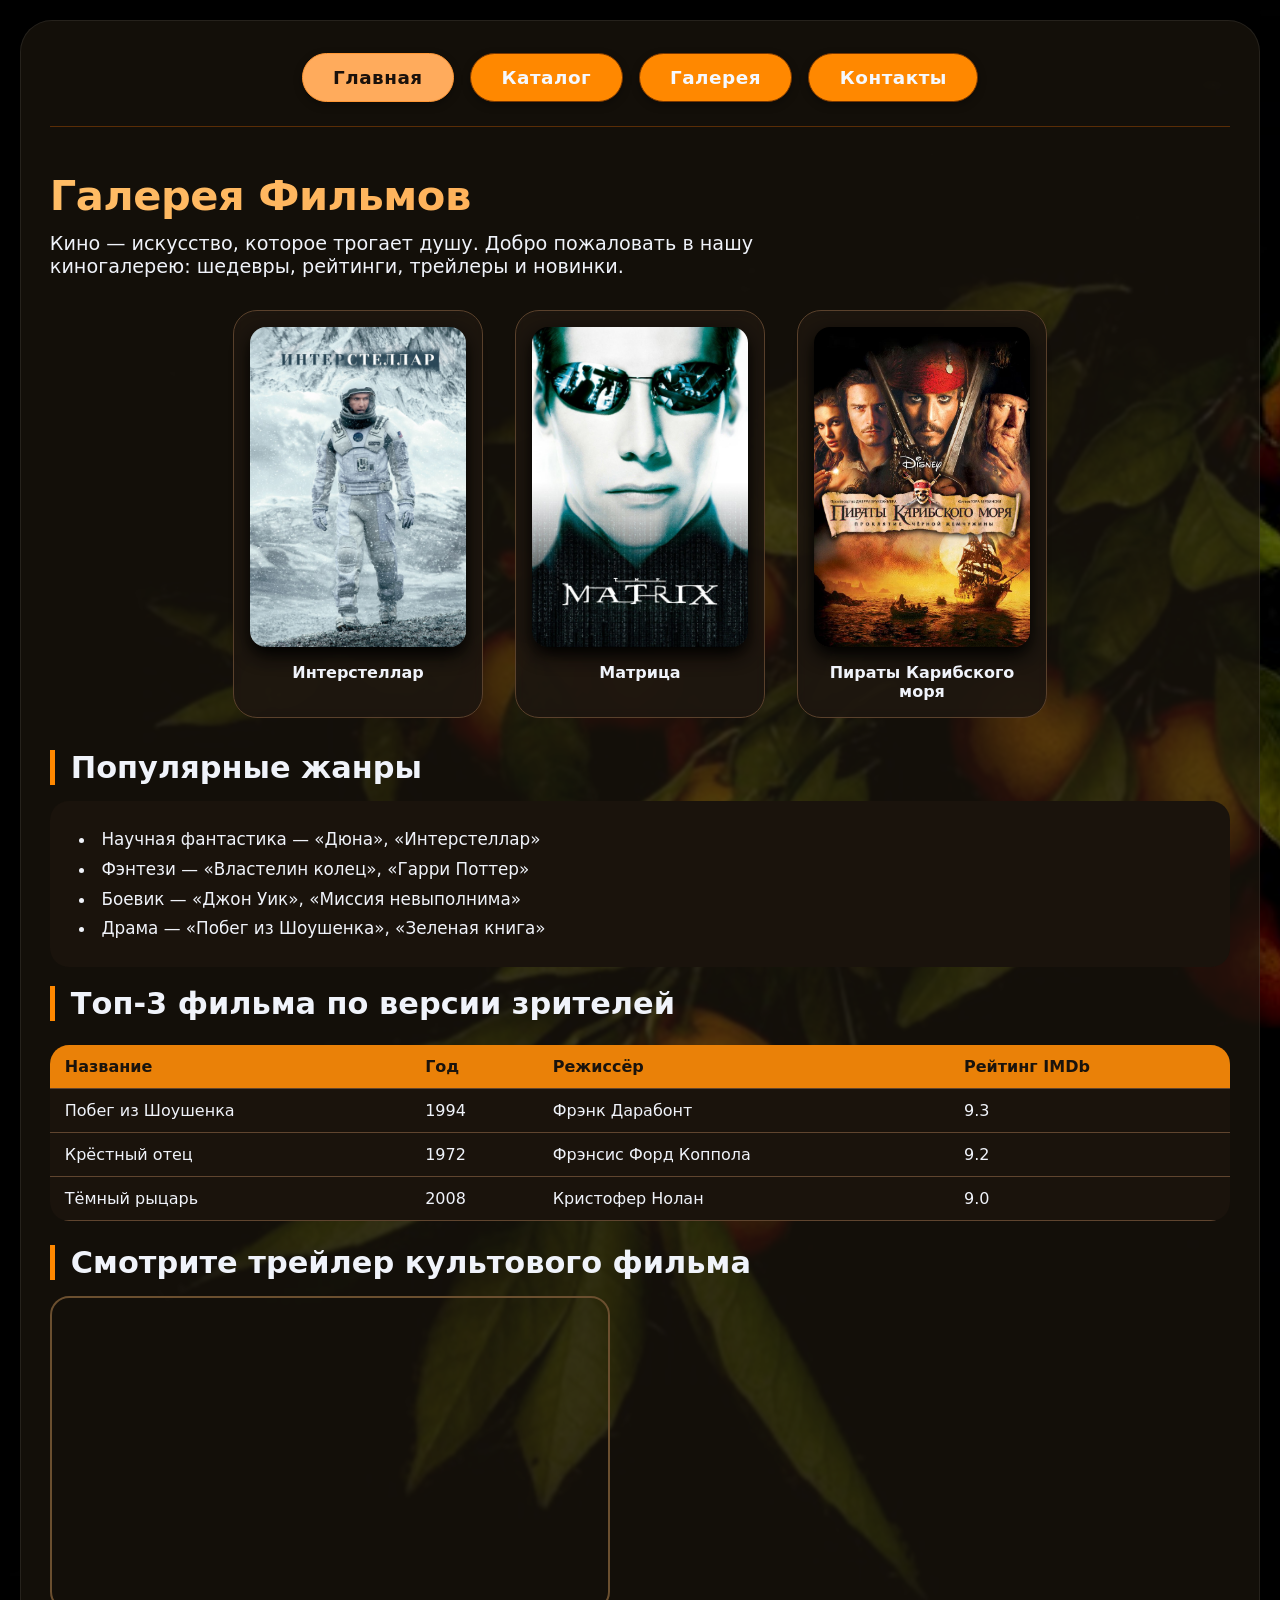
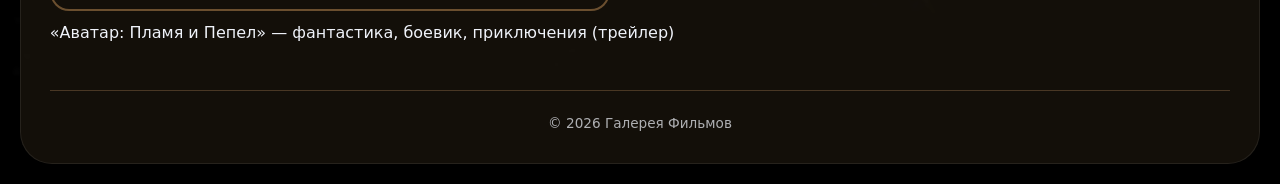
<file: index.html>
<!DOCTYPE html>

<html lang="ru">

<head>
    <meta charset="UTF-8">
    <meta name="viewport" content="width=device-width, initial-scale=1.0, user-scalable=yes">
    <title>Галерея Фильмов | Главная</title>
    <link rel="stylesheet" href="style.css">
</head>

<body>



<div class="container">
    <div class="nav-menu">
        <a href="index.html" class="nav-btn active">Главная</a>
        <a href="catalog.html" class="nav-btn">Каталог</a>
        <a href="gallery.html" class="nav-btn">Галерея</a>
        <a href="contacts.html" class="nav-btn">Контакты</a>
</div>





    <h1>Галерея Фильмов</h1>
    <p style="font-size: 1.2rem; max-width: 800px;">Кино — искусство, которое трогает душу. Добро пожаловать в нашу киногалерею: шедевры, рейтинги, трейлеры и новинки.</p>


    <div class="movie-grid">
        <div class="movie-card">
            <img src="images/Interstellar.jpg" alt="Кадр из фильма Интерстеллар">
            <p>Интерстеллар</p>
        </div>

        <div class="movie-card">
            <img src="images/matrix.jpg" alt="Матрица">
            <p>Матрица</p>
        </div>

        <div class="movie-card">
            <img src="images/pirati.jpg" alt="Пираты Карибского моря">
            <p>Пираты Карибского моря</p>
        </div>

    </div>




    <h2>Популярные жанры</h2>

    <ul class="styled-list">
        <li>Научная фантастика — «Дюна», «Интерстеллар»</li>
        <li>Фэнтези — «Властелин колец», «Гарри Поттер»</li>
        <li>Боевик — «Джон Уик», «Миссия невыполнима»</li>
        <li>Драма — «Побег из Шоушенка», «Зеленая книга»</li>
    </ul>





    <h2>Топ-3 фильма по версии зрителей</h2>

    <table>
        <thead>

            <tr><th>Название</th><th>Год</th><th>Режиссёр</th><th>Рейтинг IMDb</th></tr>

        </thead>

        <tbody>
            <tr><td>Побег из Шоушенка</td><td>1994</td><td>Фрэнк Дарабонт</td><td>9.3</td></tr>
            <tr><td>Крёстный отец</td><td>1972</td><td>Фрэнсис Форд Коппола</td><td>9.2</td></tr>
            <tr><td>Тёмный рыцарь</td><td>2008</td><td>Кристофер Нолан</td><td>9.0</td></tr>
        </tbody>

    </table>


    <h2>Смотрите трейлер культового фильма</h2>
    <iframe src="https://www.youtube.com/watch?v=nb_fFj_0rq8" title="YouTube видео трейлер" allowfullscreen></iframe>
    <p style="margin-top: 8px;">«Аватар: Пламя и Пепел» — фантастика, боевик, приключения (трейлер)</p>



    <footer>© 2026 Галерея Фильмов</footer>

</div>

</body>
</html>
</file>
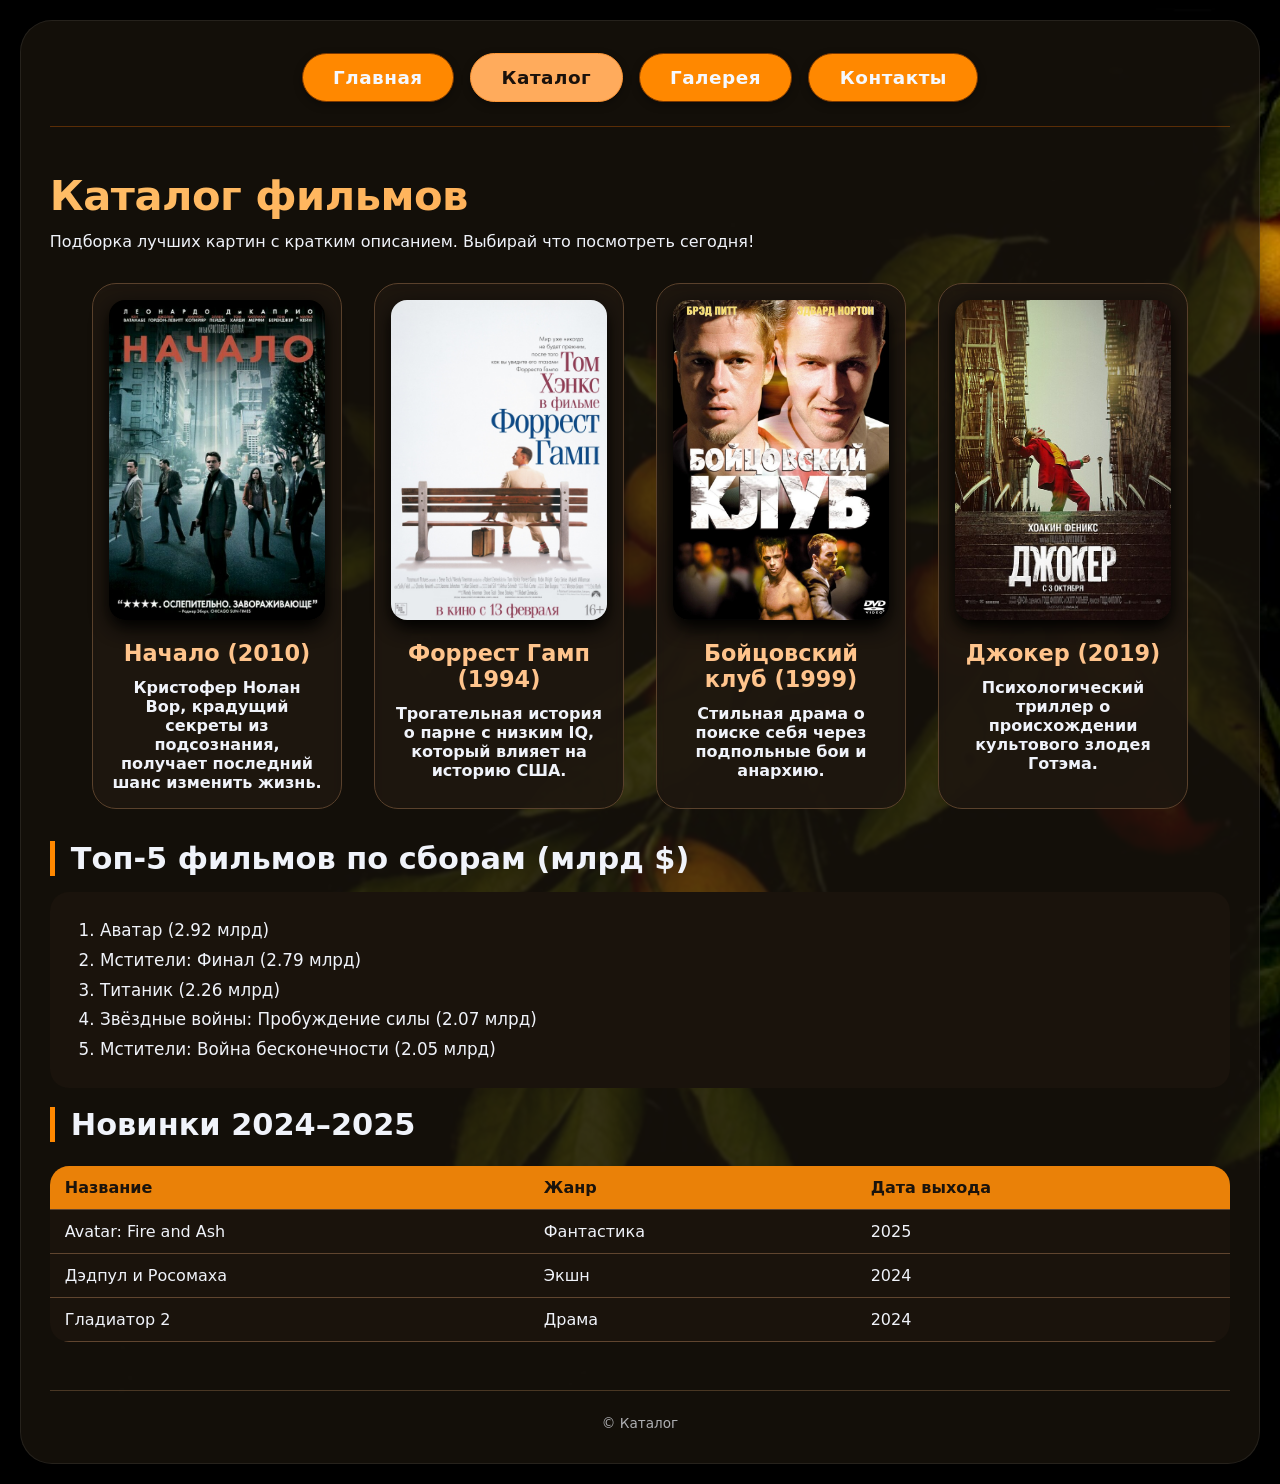
<file: catalog.html>
<!DOCTYPE html>

<html lang="ru">

<head>

    <meta charset="UTF-8">
    <meta name="viewport" content="width=device-width, initial-scale=1.0">
    <title>Галерея Фильмов | Каталог</title>
    <link rel="stylesheet" href="style.css">
</head>

<body>



<div class="container">

    <div class="nav-menu">
        <a href="index.html" class="nav-btn">Главная</a>
        <a href="catalog.html" class="nav-btn active">Каталог</a>
        <a href="gallery.html" class="nav-btn">Галерея</a>
        <a href="contacts.html" class="nav-btn">Контакты</a>
    </div>



    <h1>Каталог фильмов</h1>

    <p>Подборка лучших картин с кратким описанием. Выбирай что посмотреть сегодня!</p>





    <div class="movie-grid">

        <div class="movie-card">

            <img src="images/nachalo.jpg" alt="Начало">
            <h3>Начало (2010)</h3>
            <p>Кристофер Нолан<br>Вор, крадущий секреты из подсознания, получает последний шанс изменить жизнь.</p>

        </div>

        <div class="movie-card">

            <img src="images/gamp.jpg" alt="Форрест Гамп">
            <h3>Форрест Гамп (1994)</h3>
            <p>Трогательная история о парне с низким IQ, который влияет на историю США.</p>

        </div>

        <div class="movie-card">

            <img src="images/club.jpg" alt="Бойцовский клуб">
            <h3>Бойцовский клуб (1999)</h3>
            <p>Стильная драма о поиске себя через подпольные бои и анархию.</p>

        </div>

        <div class="movie-card">

            <img src="images/joker.jpg" alt="Джокер">
            <h3>Джокер (2019)</h3>
            <p>Психологический триллер о происхождении культового злодея Готэма.</p>

        </div>

    </div>





    <h2>Топ-5 фильмов по сборам (млрд $)</h2>

    <ol class="styled-list" style="list-style-type: decimal;">

        <li>Аватар (2.92 млрд)</li>
        <li>Мстители: Финал (2.79 млрд)</li>
        <li>Титаник (2.26 млрд)</li>
        <li>Звёздные войны: Пробуждение силы (2.07 млрд)</li>
        <li>Мстители: Война бесконечности (2.05 млрд)</li>

    </ol>



   

    <h2>Новинки 2024–2025</h2>

    <table>

        <thead><tr><th>Название</th><th>Жанр</th><th>Дата выхода</th></tr></thead>

        <tbody>
            <tr><td>Avatar: Fire and Ash</td><td>Фантастика</td><td>2025</td></tr>
            <tr><td>Дэдпул и Росомаха</td><td>Экшн</td><td>2024</td></tr>
            <tr><td>Гладиатор 2</td><td>Драма</td><td>2024</td></tr>
        </tbody>

    </table>



    <footer>© Каталог</footer>

</div>



</body>

</html>
</file>
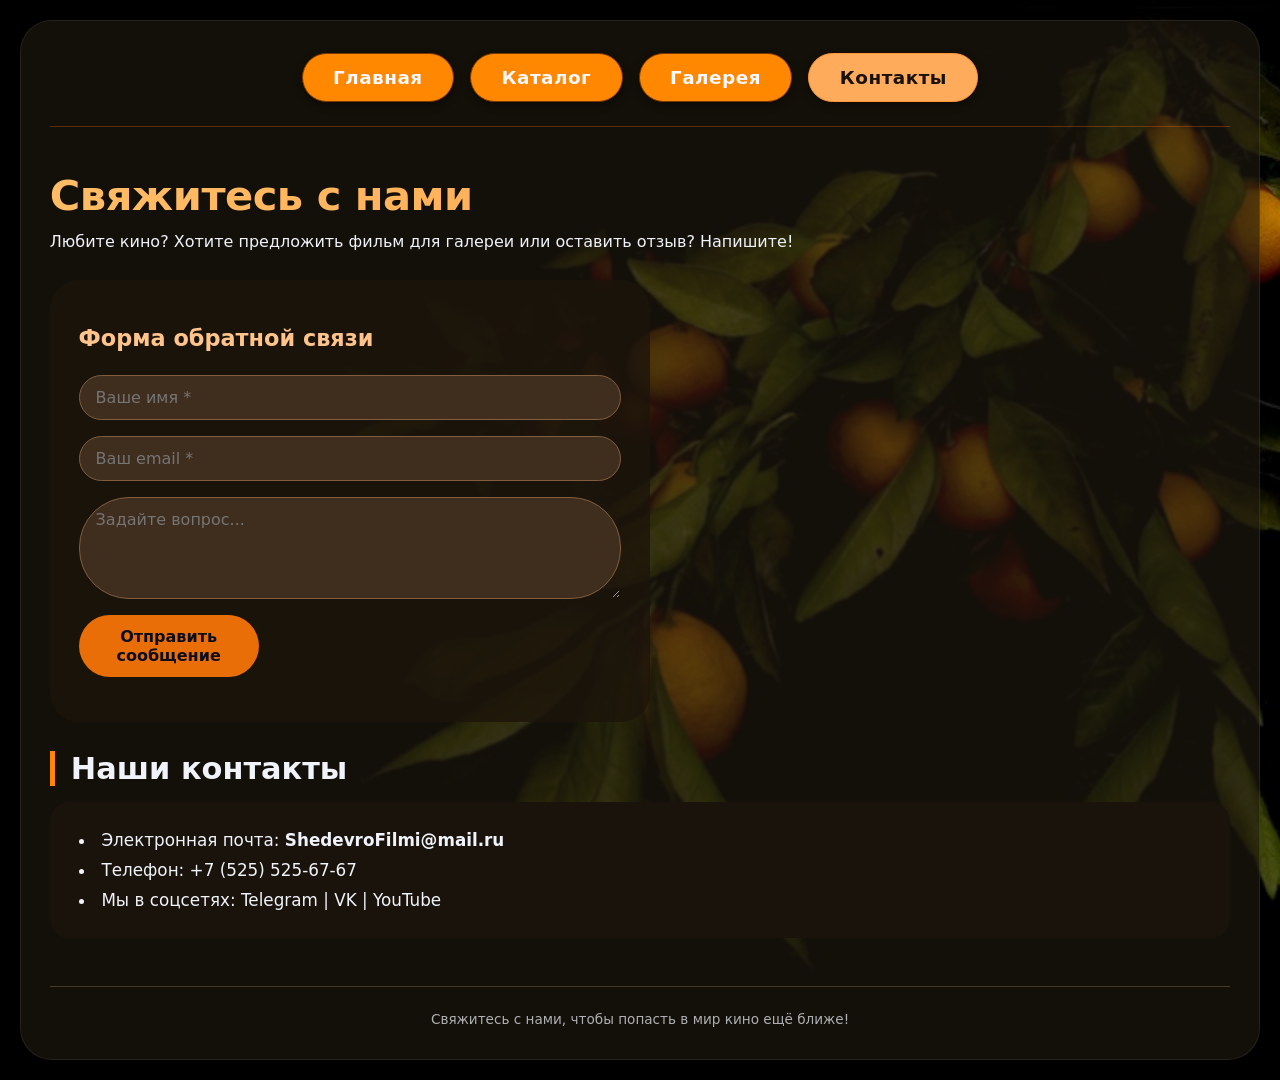
<file: contacts.html>
<!DOCTYPE html>

<html lang="ru">

<head>
    <meta charset="UTF-8">
    <meta name="viewport" content="width=device-width, initial-scale=1.0">
    <title>Галерея Фильмов | Контакты</title>
    <link rel="stylesheet" href="style.css">
</head>

<body>



<div class="container">
    <div class="nav-menu">
        <a href="index.html" class="nav-btn">Главная</a>
        <a href="catalog.html" class="nav-btn">Каталог</a>
        <a href="gallery.html" class="nav-btn">Галерея</a>
        <a href="contacts.html" class="nav-btn active">Контакты</a>
    </div>



    <h1>Свяжитесь с нами</h1>
    <p>Любите кино? Хотите предложить фильм для галереи или оставить отзыв? Напишите!</p>




    <div class="contact-form">
        <h3>Форма обратной связи</h3>
        <input type="text" id="name" placeholder="Ваше имя *" required>
        <input type="email" id="email" placeholder="Ваш email *" required>
        <textarea rows="4" placeholder="Задайте вопрос..."></textarea>
        <button id="submitBtn">Отправить сообщение</button>
        <p id="formMessage" style="font-size: 0.9rem; color: #ffdf8c;"></p>
    </div>




    <h2>Наши контакты</h2>
    <ul class="styled-list">
        <li>Электронная почта: <strong>ShedevroFilmi@mail.ru</strong></li>
        <li>Телефон: +7 (525) 525-67-67</li>
        <li>Мы в соцсетях: Telegram | VK | YouTube</li>
    </ul>
    
    <footer>Свяжитесь с нами, чтобы попасть в мир кино ещё ближе!</footer>

</div>


</body>
</html>
</file>
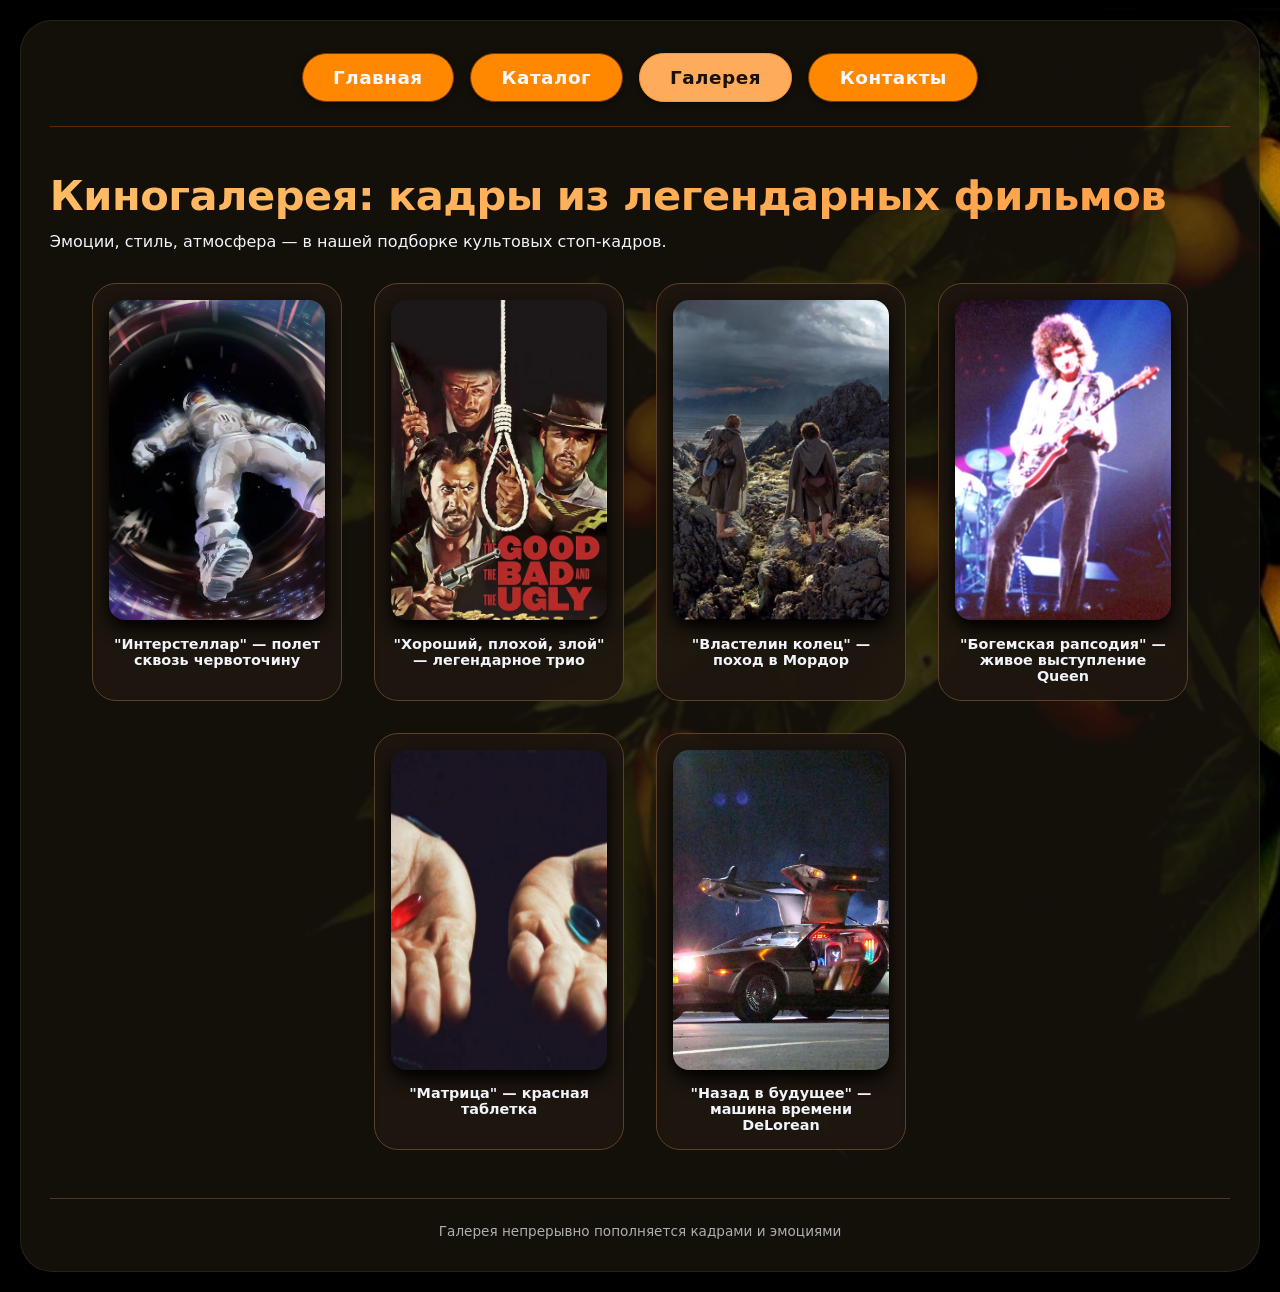
<file: gallery.html>
<!DOCTYPE html>

<html lang="ru">

<head>
    <meta charset="UTF-8">
    <meta name="viewport" content="width=device-width, initial-scale=1.0">
    <title>Галерея Фильмов | Фотогалерея</title>
    <link rel="stylesheet" href="style.css">

</head>

<body>



<div class="container">
    <div class="nav-menu">
        <a href="index.html" class="nav-btn">Главная</a>
        <a href="catalog.html" class="nav-btn">Каталог</a>
        <a href="gallery.html" class="nav-btn active">Галерея</a>
        <a href="contacts.html" class="nav-btn">Контакты</a>
    </div>



    <h1>Киногалерея: кадры из легендарных фильмов</h1>
    <p>Эмоции, стиль, атмосфера — в нашей подборке культовых стоп-кадров.</p>





    <div class="movie-grid">
        <div class="movie-card gallery-card">
            <img src="images/interstellarcadr.jpg" alt="Кадр 1">
            <p>"Интерстеллар" — полет сквозь червоточину</p>
        </div>

        <div class="movie-card gallery-card">
            <img src="images/goodbadugly.jpg" alt="Кадр 2">
            <p>"Хороший, плохой, злой" — легендарное трио</p>
        </div>

        <div class="movie-card gallery-card">
            <img src="images/vlastelin.jpg" alt="Кадр 3">
            <p>"Властелин колец" — поход в Мордор</p>
        </div>

        <div class="movie-card gallery-card">
            <img src="images/queen.jpg" alt="Кадр 4">
            <p>"Богемская рапсодия" — живое выступление Queen</p>
        </div>

        <div class="movie-card gallery-card">
            <img src="images/tabletka.jpg" alt="Кадр 5">
            <p>"Матрица" — красная таблетка</p>
        </div>

        <div class="movie-card gallery-card">
            <img src="images/mashina.jpg" alt="Кадр 6">
            <p>"Назад в будущее" — машина времени DeLorean</p>
        </div>

    </div>


    <footer>Галерея непрерывно пополняется кадрами и эмоциями</footer>

</div>



</body>
</html>
</file>
<file: style.css>
* {

    margin: 0;
    padding: 0;
    box-sizing: border-box;
    font-family: system-ui, 'Segoe UI', 'Roboto', 'Helvetica Neue', sans-serif;

}



body {
    background: linear-gradient(145deg, #1a120b 0%, #2b2014 100%);
    color: #f0f3fa;
    min-height: 100vh;
    padding: 20px;
    background-image: url(images/Background.jpg);
    background-position: center;
    background-repeat: no-repeat;
    background-size: cover;
}




.container {
    max-width: 1300px;
    margin: 0 auto;
    background: rgba(30, 24, 15, 0.65);
    backdrop-filter: blur(1px);
    border-radius: 2rem;
    padding: 2rem 1.8rem;
    box-shadow: 0 20px 35px -12px rgba(0,0,0,0.5);
    border: 1px solid rgba(255,255,255,0.08);
}





.nav-menu {
    display: flex;
    flex-wrap: wrap;
    justify-content: center;
    gap: 1rem;
    margin-bottom: 2.8rem;
    border-bottom: 1px solid rgba(255, 115, 0, 0.3);
    padding-bottom: 1.5rem;
}



.nav-btn {
    background: #ff8800;
    border: none;
    padding: 0.8rem 1.9rem;
    font-size: 1.15rem;
    font-weight: 600;
    border-radius: 60px;
    color: #f5f9ff;
    cursor: pointer;
    transition: all 0.25s ease;
    text-decoration: none;
    display: inline-block;
    box-shadow: 0 3px 8px rgba(0,0,0,0.3);
    letter-spacing: 0.5px;
    border: 1px solid #7a3700;
}



.nav-btn:hover {
    background: #ff7b00;
    color: #0b0e1a;
    transform: translateY(-3px);
    box-shadow: 0 12px 22px -8px rgba(234,179,8,0.4);
    border-color: #833f00;
}




.nav-btn.active {
    background: #ffab5c;
    color: #1a110b;
    border-color: #ff9736;
    pointer-events: none;
}



h1 {
    font-size: 2.6rem;
    background: linear-gradient(135deg, #ffbd66, #ffa047);
    -webkit-background-clip: text;
    background-clip: text;
    color: transparent;
    margin-bottom: 0.75rem;
    letter-spacing: -0.5px;
}



h2 {
    font-size: 1.9rem;
    border-left: 5px solid #ff8800;
    padding-left: 1rem;
    margin: 1.2rem 0 1rem 0;
}



h3 {
    font-size: 1.4rem;
    margin: 1rem 0 0.5rem;
    color: #ffc48c;
}




.movie-grid {
    display: flex;
    flex-wrap: wrap;
    gap: 2rem;
    justify-content: center;
    margin: 2rem 0;
}



.movie-card {
    background: #1f1710cc;
    backdrop-filter: blur(4px);
    border-radius: 1.5rem;
    width: 250px;
    padding: 1rem;
    text-align: center;
    transition: 0.2s;
    border: 1px solid #5a412c;
}



.movie-card img {
    width: 100%;
    height: 320px;
    object-fit: cover;
    border-radius: 1rem;
    box-shadow: 0 8px 18px black;
}



.movie-card p {
    margin-top: 0.7rem;
    font-weight: bold;
}



table {
    width: 100%;
    border-collapse: collapse;
    background: #1a130c;
    border-radius: 1.2rem;
    overflow: hidden;
    margin: 1.5rem 0;
}



th, td {
    padding: 12px 15px;
    text-align: left;
    border-bottom: 1px solid #60452f;
}



th {
    background: #ea8108;
    color: #1a130c;
    font-weight: 800;
}



tr:hover {
    background: #3a2c1a;
}





.styled-list {
    background: #1a130c;
    padding: 1.2rem 1.8rem;
    border-radius: 1.2rem;
    list-style-position: inside;
}



.styled-list li {
    margin: 0.6rem 0;
    font-size: 1.05rem;
}





.contact-form {
    background: #1c140bcc;
    padding: 1.8rem;
    border-radius: 1.8rem;
    margin: 1.8rem 0;
    display: flex;
    flex-direction: column;
    gap: 1rem;
    max-width: 600px;
}



.contact-form input, .contact-form textarea {
    background: #3f2d1e;
    border: 1px solid #805e3f;
    padding: 12px 16px;
    border-radius: 50px;
    color: white;
    font-size: 1rem;
    outline: none;
}



.contact-form input:focus, .contact-form textarea:focus {

    border-color: #ea8808;

}



.contact-form button {
    background: #ea6e08;
    color: #0b0e1a;
    font-weight: bold;
    border: none;
    padding: 12px;
    border-radius: 60px;
    font-size: 1rem;
    cursor: pointer;
    transition: 0.2s;
    width: 180px;

}



.contact-form button:hover {
    background: #ffae62;
    transform: scale(1.02);
}



iframe {
    border-radius: 1.2rem;
    border: 2px solid #6b4f2f;
    width: 100%;
    max-width: 560px;
    aspect-ratio: 16 / 9;
}



footer {
    margin-top: 3rem;
    text-align: center;
    font-size: 0.85rem;
    opacity: 0.7;
    border-top: 1px solid #60492f;
    padding-top: 1.5rem;
}



@media (max-width: 700px) {
    .container { padding: 1.5rem; }
    h1 { font-size: 2rem; }
    .nav-btn { padding: 0.5rem 1.2rem; font-size: 1rem; }
}





.gallery-card p {
    font-size: 0.9rem;
}



























/* МАНДАРИНИ МАНДАРИНИ МАНДАРИНИ МАНДАРИНИ МАНДАРИНИ МАНДАРИНИ МАНДАРИНИ МАНДАРИНИ МАНДАРИНИ МАНДАРИНИ МАНДАРИНИ МАНДАРИНИ МАНДАРИНИ МАНДАРИНИ МАНДАРИНИ МАНДАРИНИ 
МАНДАРИНИ МАНДАРИНИ МАНДАРИНИ МАНДАРИНИ МАНДАРИНИ МАНДАРИНИ МАНДАРИНИ МАНДАРИНИ МАНДАРИНИ МАНДАРИНИ МАНДАРИНИ МАНДАРИНИ МАНДАРИНИ МАНДАРИНИ МАНДАРИНИ МАНДАРИНИ МАНДАРИНИ 
МАНДАРИНИ МАНДАРИНИ МАНДАРИНИ МАНДАРИНИ МАНДАРИНИ МАНДАРИНИ МАНДАРИНИ МАНДАРИНИ МАНДАРИНИ МАНДАРИНИ МАНДАРИНИ МАНДАРИНИ МАНДАРИНИ МАНДАРИНИ МАНДАРИНИ МАНДАРИНИ МАНДАРИНИ
 МАНДАРИНИ МАНДАРИНИ МАНДАРИНИ МАНДАРИНИ МАНДАРИНИ МАНДАРИНИ МАНДАРИНИ МАНДАРИНИ МАНДАРИНИ МАНДАРИНИ МАНДАРИНИ МАНДАРИНИ МАНДАРИНИ МАНДАРИНИ МАНДАРИНИ МАНДАРИНИ МАНДАРИНИ 
 МАНДАРИНИ МАНДАРИНИ МАНДАРИНИ МАНДАРИНИ МАНДАРИНИ МАНДАРИНИ МАНДАРИНИ МАНДАРИНИ МАНДАРИНИ МАНДАРИНИ МАНДАРИНИ МАНДАРИНИ МАНДАРИНИ МАНДАРИНИ МАНДАРИНИ МАНДАРИНИ МАНДАРИНИ 
 МАНДАРИНИ МАНДАРИНИ МАНДАРИНИ МАНДАРИНИ МАНДАРИНИ МАНДАРИНИ МАНДАРИНИ МАНДАРИНИ МАНДАРИНИ МАНДАРИНИ МАНДАРИНИ МАНДАРИНИ МАНДАРИНИ МАНДАРИНИ МАНДАРИНИ МАНДАРИНИ МАНДАРИНИ 
 МАНДАРИНИ МАНДАРИНИ МАНДАРИНИ МАНДАРИНИ МАНДАРИНИ МАНДАРИНИ МАНДАРИНИ МАНДАРИНИ МАНДАРИНИ МАНДАРИНИ МАНДАРИНИ МАНДАРИНИ МАНДАРИНИ МАНДАРИНИ МАНДАРИНИ МАНДАРИНИ МАНДАРИНИ 
 МАНДАРИНИ МАНДАРИНИ МАНДАРИНИ МАНДАРИНИ МАНДАРИНИ МАНДАРИНИ МАНДАРИНИ МАНДАРИНИ МАНДАРИНИ МАНДАРИНИ МАНДАРИНИ МАНДАРИНИ МАНДАРИНИ МАНДАРИНИ МАНДАРИНИ МАНДАРИНИ МАНДАРИНИ 
 МАНДАРИНИ МАНДАРИНИ МАНДАРИНИ МАНДАРИНИ МАНДАРИНИ МАНДАРИНИ МАНДАРИНИ МАНДАРИНИ МАНДАРИНИ МАНДАРИНИ МАНДАРИНИ МАНДАРИНИ МАНДАРИНИ МАНДАРИНИ МАНДАРИНИ МАНДАРИНИ МАНДАРИНИ 
 МАНДАРИНИ МАНДАРИНИ МАНДАРИНИ МАНДАРИНИ МАНДАРИНИ МАНДАРИНИ МАНДАРИНИ МАНДАРИНИ МАНДАРИНИ МАНДАРИНИ МАНДАРИНИ МАНДАРИНИ МАНДАРИНИ МАНДАРИНИ МАНДАРИНИ МАНДАРИНИ МАНДАРИНИ 
 МАНДАРИНИ МАНДАРИНИ МАНДАРИНИ МАНДАРИНИ МАНДАРИНИ МАНДАРИНИ МАНДАРИНИ МАНДАРИНИ МАНДАРИНИ МАНДАРИНИ МАНДАРИНИ МАНДАРИНИ МАНДАРИНИ МАНДАРИНИ МАНДАРИНИ МАНДАРИНИ МАНДАРИНИ 
 МАНДАРИНИ МАНДАРИНИ МАНДАРИНИ МАНДАРИНИ МАНДАРИНИ МАНДАРИНИ МАНДАРИНИ МАНДАРИНИ МАНДАРИНИ МАНДАРИНИ МАНДАРИНИ МАНДАРИНИ МАНДАРИНИ МАНДАРИНИ МАНДАРИНИ МАНДАРИНИ МАНДАРИНИ 
 МАНДАРИНИ МАНДАРИНИ МАНДАРИНИ МАНДАРИНИ МАНДАРИНИ МАНДАРИНИ МАНДАРИНИ МАНДАРИНИ МАНДАРИНИ МАНДАРИНИ МАНДАРИНИ МАНДАРИНИ МАНДАРИНИ МАНДАРИНИ МАНДАРИНИ МАНДАРИНИ МАНДАРИНИ 
 МАНДАРИНИ МАНДАРИНИ МАНДАРИНИ МАНДАРИНИ МАНДАРИНИ МАНДАРИНИ МАНДАРИНИ МАНДАРИНИ МАНДАРИНИ МАНДАРИНИ МАНДАРИНИ МАНДАРИНИ МАНДАРИНИ МАНДАРИНИ МАНДАРИНИ МАНДАРИНИ МАНДАРИНИ 
 МАНДАРИНИ МАНДАРИНИ МАНДАРИНИ МАНДАРИНИ МАНДАРИНИ МАНДАРИНИ МАНДАРИНИ МАНДАРИНИ МАНДАРИНИ МАНДАРИНИ МАНДАРИНИ МАНДАРИНИ МАНДАРИНИ МАНДАРИНИ МАНДАРИНИ МАНДАРИНИ МАНДАРИНИ
 МАНДАРИНИ МАНДАРИНИ МАНДАРИНИ МАНДАРИНИ МАНДАРИНИ МАНДАРИНИ МАНДАРИНИ МАНДАРИНИ МАНДАРИНИ МАНДАРИНИ МАНДАРИНИ МАНДАРИНИ МАНДАРИНИ МАНДАРИНИ МАНДАРИНИ МАНДАРИНИ МАНДАРИНИ
 МАНДАРИНИ МАНДАРИНИ МАНДАРИНИ МАНДАРИНИ МАНДАРИНИ МАНДАРИНИ МАНДАРИНИ МАНДАРИНИ МАНДАРИНИ МАНДАРИНИ МАНДАРИНИ МАНДАРИНИ МАНДАРИНИ МАНДАРИНИ МАНДАРИНИ МАНДАРИНИ МАНДАРИНИ
 МАНДАРИНИ МАНДАРИНИ МАНДАРИНИ МАНДАРИНИ МАНДАРИНИ МАНДАРИНИ МАНДАРИНИ МАНДАРИНИ МАНДАРИНИ МАНДАРИНИ МАНДАРИНИ МАНДАРИНИ МАНДАРИНИ МАНДАРИНИ МАНДАРИНИ МАНДАРИНИ МАНДАРИНИ
 МАНДАРИНИ МАНДАРИНИ МАНДАРИНИ МАНДАРИНИ МАНДАРИНИ МАНДАРИНИ МАНДАРИНИ МАНДАРИНИ МАНДАРИНИ МАНДАРИНИ МАНДАРИНИ МАНДАРИНИ МАНДАРИНИ МАНДАРИНИ МАНДАРИНИ МАНДАРИНИ МАНДАРИНИ
 МАНДАРИНИ МАНДАРИНИ МАНДАРИНИ МАНДАРИНИ МАНДАРИНИ МАНДАРИНИ МАНДАРИНИ МАНДАРИНИ МАНДАРИНИ МАНДАРИНИ МАНДАРИНИ МАНДАРИНИ МАНДАРИНИ МАНДАРИНИ МАНДАРИНИ МАНДАРИНИ МАНДАРИНИ
 МАНДАРИНИ МАНДАРИНИ МАНДАРИНИ МАНДАРИНИ МАНДАРИНИ МАНДАРИНИ МАНДАРИНИ МАНДАРИНИ МАНДАРИНИ МАНДАРИНИ МАНДАРИНИ МАНДАРИНИ МАНДАРИНИ МАНДАРИНИ МАНДАРИНИ МАНДАРИНИ МАНДАРИНИ
 МАНДАРИНИ МАНДАРИНИ МАНДАРИНИ МАНДАРИНИ МАНДАРИНИ МАНДАРИНИ МАНДАРИНИ МАНДАРИНИ МАНДАРИНИ МАНДАРИНИ МАНДАРИНИ МАНДАРИНИ МАНДАРИНИ МАНДАРИНИ МАНДАРИНИ МАНДАРИНИ МАНДАРИНИ
 МАНДАРИНИ МАНДАРИНИ МАНДАРИНИ МАНДАРИНИ МАНДАРИНИ МАНДАРИНИ МАНДАРИНИ МАНДАРИНИ МАНДАРИНИ МАНДАРИНИ МАНДАРИНИ МАНДАРИНИ МАНДАРИНИ МАНДАРИНИ МАНДАРИНИ МАНДАРИНИ МАНДАРИНИ
 МАНДАРИНИ МАНДАРИНИ МАНДАРИНИ МАНДАРИНИ МАНДАРИНИ МАНДАРИНИ МАНДАРИНИ МАНДАРИНИ МАНДАРИНИ МАНДАРИНИ МАНДАРИНИ МАНДАРИНИ МАНДАРИНИ МАНДАРИНИ МАНДАРИНИ МАНДАРИНИ МАНДАРИНИ
 МАНДАРИНИ МАНДАРИНИ МАНДАРИНИ МАНДАРИНИ МАНДАРИНИ МАНДАРИНИ МАНДАРИНИ МАНДАРИНИ МАНДАРИНИ МАНДАРИНИ МАНДАРИНИ МАНДАРИНИ МАНДАРИНИ МАНДАРИНИ МАНДАРИНИ МАНДАРИНИ МАНДАРИНИ*/
</file>
